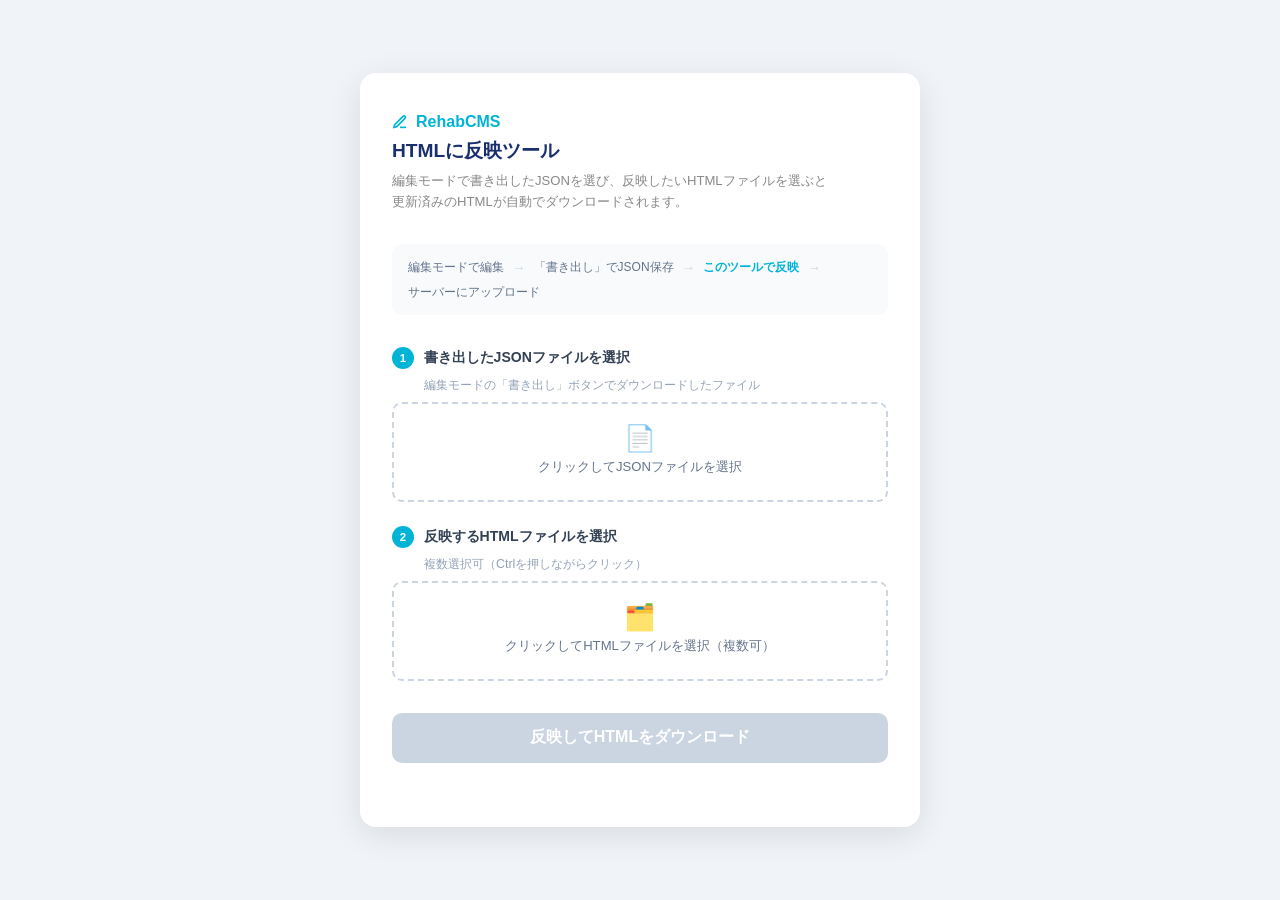
<file: cms-apply.html>
<!DOCTYPE html>
<html lang="ja">
<head>
  <meta charset="UTF-8">
  <meta name="viewport" content="width=device-width, initial-scale=1.0">
  <title>RehabCMS - HTMLに反映ツール</title>
  <style>
    * { box-sizing: border-box; margin: 0; padding: 0; }
    body {
      font-family: 'Noto Sans JP', -apple-system, sans-serif;
      background: #f0f4f8;
      min-height: 100vh;
      display: flex;
      align-items: center;
      justify-content: center;
      padding: 2rem;
    }
    .card {
      background: #fff;
      border-radius: 16px;
      padding: 2.5rem 2rem;
      width: 100%;
      max-width: 560px;
      box-shadow: 0 8px 32px rgba(0,0,0,0.10);
    }
    .logo {
      display: flex;
      align-items: center;
      gap: 0.5rem;
      font-size: 1rem;
      font-weight: 700;
      color: #00b4d8;
      margin-bottom: 0.4rem;
    }
    h1 {
      font-size: 1.2rem;
      font-weight: 700;
      color: #1a2f6e;
      margin-bottom: 0.4rem;
    }
    .subtitle {
      font-size: 0.82rem;
      color: #888;
      margin-bottom: 2rem;
      line-height: 1.6;
    }
    .step {
      margin-bottom: 1.5rem;
    }
    .step-label {
      display: flex;
      align-items: center;
      gap: 0.6rem;
      font-size: 0.88rem;
      font-weight: 700;
      color: #334155;
      margin-bottom: 0.5rem;
    }
    .step-num {
      width: 22px;
      height: 22px;
      border-radius: 50%;
      background: #00b4d8;
      color: #fff;
      font-size: 0.72rem;
      font-weight: 700;
      display: flex;
      align-items: center;
      justify-content: center;
      flex-shrink: 0;
    }
    .step-note {
      font-size: 0.78rem;
      color: #94a3b8;
      margin-bottom: 0.5rem;
      margin-left: 2rem;
    }
    .file-zone {
      border: 2px dashed #cbd5e1;
      border-radius: 10px;
      padding: 1.2rem;
      text-align: center;
      cursor: pointer;
      transition: all 0.2s;
      position: relative;
    }
    .file-zone:hover, .file-zone.drag-over {
      border-color: #00b4d8;
      background: rgba(0,180,216,0.04);
    }
    .file-zone input[type="file"] {
      position: absolute;
      inset: 0;
      opacity: 0;
      cursor: pointer;
      width: 100%;
      height: 100%;
    }
    .file-zone-icon { font-size: 1.6rem; margin-bottom: 0.3rem; }
    .file-zone-text { font-size: 0.82rem; color: #64748b; }
    .file-selected {
      font-size: 0.8rem;
      color: #00b4d8;
      font-weight: 600;
      margin-top: 0.3rem;
    }
    .btn-apply {
      width: 100%;
      padding: 0.9rem;
      border: none;
      border-radius: 10px;
      background: #00b4d8;
      color: #fff;
      font-size: 1rem;
      font-weight: 700;
      cursor: pointer;
      font-family: inherit;
      transition: background 0.15s;
      margin-top: 0.5rem;
    }
    .btn-apply:hover { background: #009bbf; }
    .btn-apply:disabled { background: #cbd5e1; cursor: not-allowed; }
    #results { margin-top: 1.5rem; }
    .result-item {
      display: flex;
      align-items: center;
      gap: 0.6rem;
      padding: 0.7rem 1rem;
      border-radius: 8px;
      margin-bottom: 0.5rem;
      font-size: 0.84rem;
    }
    .result-ok { background: #f0fdf4; color: #166534; }
    .result-skip { background: #fefce8; color: #854d0e; }
    .result-err { background: #fef2f2; color: #991b1b; }
    .flow {
      display: flex;
      align-items: center;
      gap: 0.5rem;
      background: #f8fafc;
      border-radius: 10px;
      padding: 0.9rem 1rem;
      margin-bottom: 2rem;
      flex-wrap: wrap;
    }
    .flow-step {
      font-size: 0.75rem;
      color: #64748b;
      white-space: nowrap;
    }
    .flow-arrow { color: #cbd5e1; font-size: 0.85rem; }
    .flow-step.active { color: #00b4d8; font-weight: 700; }
  </style>
</head>
<body>
<div class="card">
  <div class="logo">
    <svg width="16" height="16" viewBox="0 0 24 24" fill="none" stroke="currentColor" stroke-width="2.5">
      <path d="M12 20h9"/><path d="M16.5 3.5a2.121 2.121 0 013 3L7 19l-4 1 1-4L16.5 3.5z"/>
    </svg>
    RehabCMS
  </div>
  <h1>HTMLに反映ツール</h1>
  <p class="subtitle">編集モードで書き出したJSONを選び、反映したいHTMLファイルを選ぶと<br>更新済みのHTMLが自動でダウンロードされます。</p>

  <div class="flow">
    <span class="flow-step">編集モードで編集</span>
    <span class="flow-arrow">→</span>
    <span class="flow-step">「書き出し」でJSON保存</span>
    <span class="flow-arrow">→</span>
    <span class="flow-step active">このツールで反映</span>
    <span class="flow-arrow">→</span>
    <span class="flow-step">サーバーにアップロード</span>
  </div>

  <!-- ステップ1 -->
  <div class="step">
    <div class="step-label">
      <div class="step-num">1</div>
      書き出したJSONファイルを選択
    </div>
    <p class="step-note">編集モードの「書き出し」ボタンでダウンロードしたファイル</p>
    <div class="file-zone" id="json-zone">
      <input type="file" id="json-input" accept=".json">
      <div class="file-zone-icon">📄</div>
      <div class="file-zone-text">クリックしてJSONファイルを選択</div>
      <div class="file-selected" id="json-name"></div>
    </div>
  </div>

  <!-- ステップ2 -->
  <div class="step">
    <div class="step-label">
      <div class="step-num">2</div>
      反映するHTMLファイルを選択
    </div>
    <p class="step-note">複数選択可（Ctrlを押しながらクリック）</p>
    <div class="file-zone" id="html-zone">
      <input type="file" id="html-input" accept=".html" multiple>
      <div class="file-zone-icon">🗂️</div>
      <div class="file-zone-text">クリックしてHTMLファイルを選択（複数可）</div>
      <div class="file-selected" id="html-names"></div>
    </div>
  </div>

  <button class="btn-apply" id="apply-btn" disabled>反映してHTMLをダウンロード</button>

  <div id="results"></div>
</div>

<script>
  const jsonInput  = document.getElementById('json-input');
  const htmlInput  = document.getElementById('html-input');
  const applyBtn   = document.getElementById('apply-btn');
  const jsonName   = document.getElementById('json-name');
  const htmlNames  = document.getElementById('html-names');
  const resultsDiv = document.getElementById('results');

  let jsonData = null;

  // ファイル選択の表示更新
  jsonInput.addEventListener('change', async () => {
    if (!jsonInput.files[0]) return;
    const text = await readFile(jsonInput.files[0]);
    try {
      jsonData = JSON.parse(text);
      jsonName.textContent = '✓ ' + jsonInput.files[0].name;
      updateBtn();
    } catch(e) {
      jsonName.style.color = '#ef4444';
      jsonName.textContent = '⚠ JSONの形式が正しくありません';
    }
  });

  htmlInput.addEventListener('change', () => {
    const files = Array.from(htmlInput.files);
    if (files.length > 0) {
      htmlNames.textContent = '✓ ' + files.map(f => f.name).join('、');
      updateBtn();
    }
  });

  function updateBtn() {
    applyBtn.disabled = !(jsonData && htmlInput.files.length > 0);
  }

  // 反映処理
  applyBtn.addEventListener('click', async () => {
    resultsDiv.innerHTML = '';
    applyBtn.disabled = true;
    applyBtn.textContent = '処理中...';

    const htmlFiles = Array.from(htmlInput.files);
    let delay = 0;

    for (const htmlFile of htmlFiles) {
      const htmlText = await readFile(htmlFile);
      const parser = new DOMParser();
      const doc = parser.parseFromString(htmlText, 'text/html');

      let applied = 0;
      let skipped = 0;

      for (const [key, value] of Object.entries(jsonData)) {
        // メタデータはスキップ（_exported, _page, _token）
        if (key === '_exported' || key === '_page' || key === '_token') continue;
        if (key.endsWith('_name_img')) continue;

        // ページコンテナ（data-cms-container）の復元
        const container = doc.querySelector('[data-cms-container="' + key + '"]');
        if (container) {
          container.innerHTML = value;
          applied++;
          continue;
        }

        // 個別要素の復元
        const el = doc.querySelector('[data-cms="' + key + '"]');
        if (!el) { skipped++; continue; }

        if (el.tagName === 'IMG') {
          el.src = value;
        } else {
          el.innerHTML = value;
        }
        applied++;
      }

      if (applied === 0 && skipped > 0) {
        // このHTMLには該当するキーがなかった
        addResult('skip', htmlFile.name, '該当する編集箇所なし（スキップ）');
        continue;
      }

      // HTMLをダウンロード
      const output = '<!DOCTYPE html>\n' + doc.documentElement.outerHTML;
      setTimeout(() => downloadFile(htmlFile.name, output), delay);
      delay += 300; // 複数ファイルのダウンロードを少しずらす

      addResult('ok', htmlFile.name, applied + ' 箇所を反映しました');
    }

    applyBtn.disabled = false;
    applyBtn.textContent = '反映してHTMLをダウンロード';
  });

  // ユーティリティ
  function readFile(file) {
    return new Promise(resolve => {
      const reader = new FileReader();
      reader.onload = e => resolve(e.target.result);
      reader.readAsText(file, 'UTF-8');
    });
  }

  function downloadFile(filename, content) {
    const blob = new Blob([content], { type: 'text/html; charset=utf-8' });
    const a = document.createElement('a');
    a.href = URL.createObjectURL(blob);
    a.download = filename;
    document.body.appendChild(a);
    a.click();
    document.body.removeChild(a);
    setTimeout(() => URL.revokeObjectURL(a.href), 1000);
  }

  function addResult(type, filename, msg) {
    const icons = { ok: '✅', skip: '⏭', err: '❌' };
    const div = document.createElement('div');
    div.className = 'result-item result-' + type;
    div.innerHTML = icons[type] + ' <strong>' + filename + '</strong>：' + msg;
    resultsDiv.appendChild(div);
  }

  // ドラッグ＆ドロップ対応
  ['json-zone', 'html-zone'].forEach(id => {
    const zone = document.getElementById(id);
    zone.addEventListener('dragover', e => { e.preventDefault(); zone.classList.add('drag-over'); });
    zone.addEventListener('dragleave', () => zone.classList.remove('drag-over'));
    zone.addEventListener('drop', e => {
      e.preventDefault();
      zone.classList.remove('drag-over');
      const input = zone.querySelector('input');
      // DataTransferを使ってinputにファイルをセット
      const dt = new DataTransfer();
      Array.from(e.dataTransfer.files).forEach(f => dt.items.add(f));
      input.files = dt.files;
      input.dispatchEvent(new Event('change'));
    });
  });
</script>
</body>
</html>
</file>
